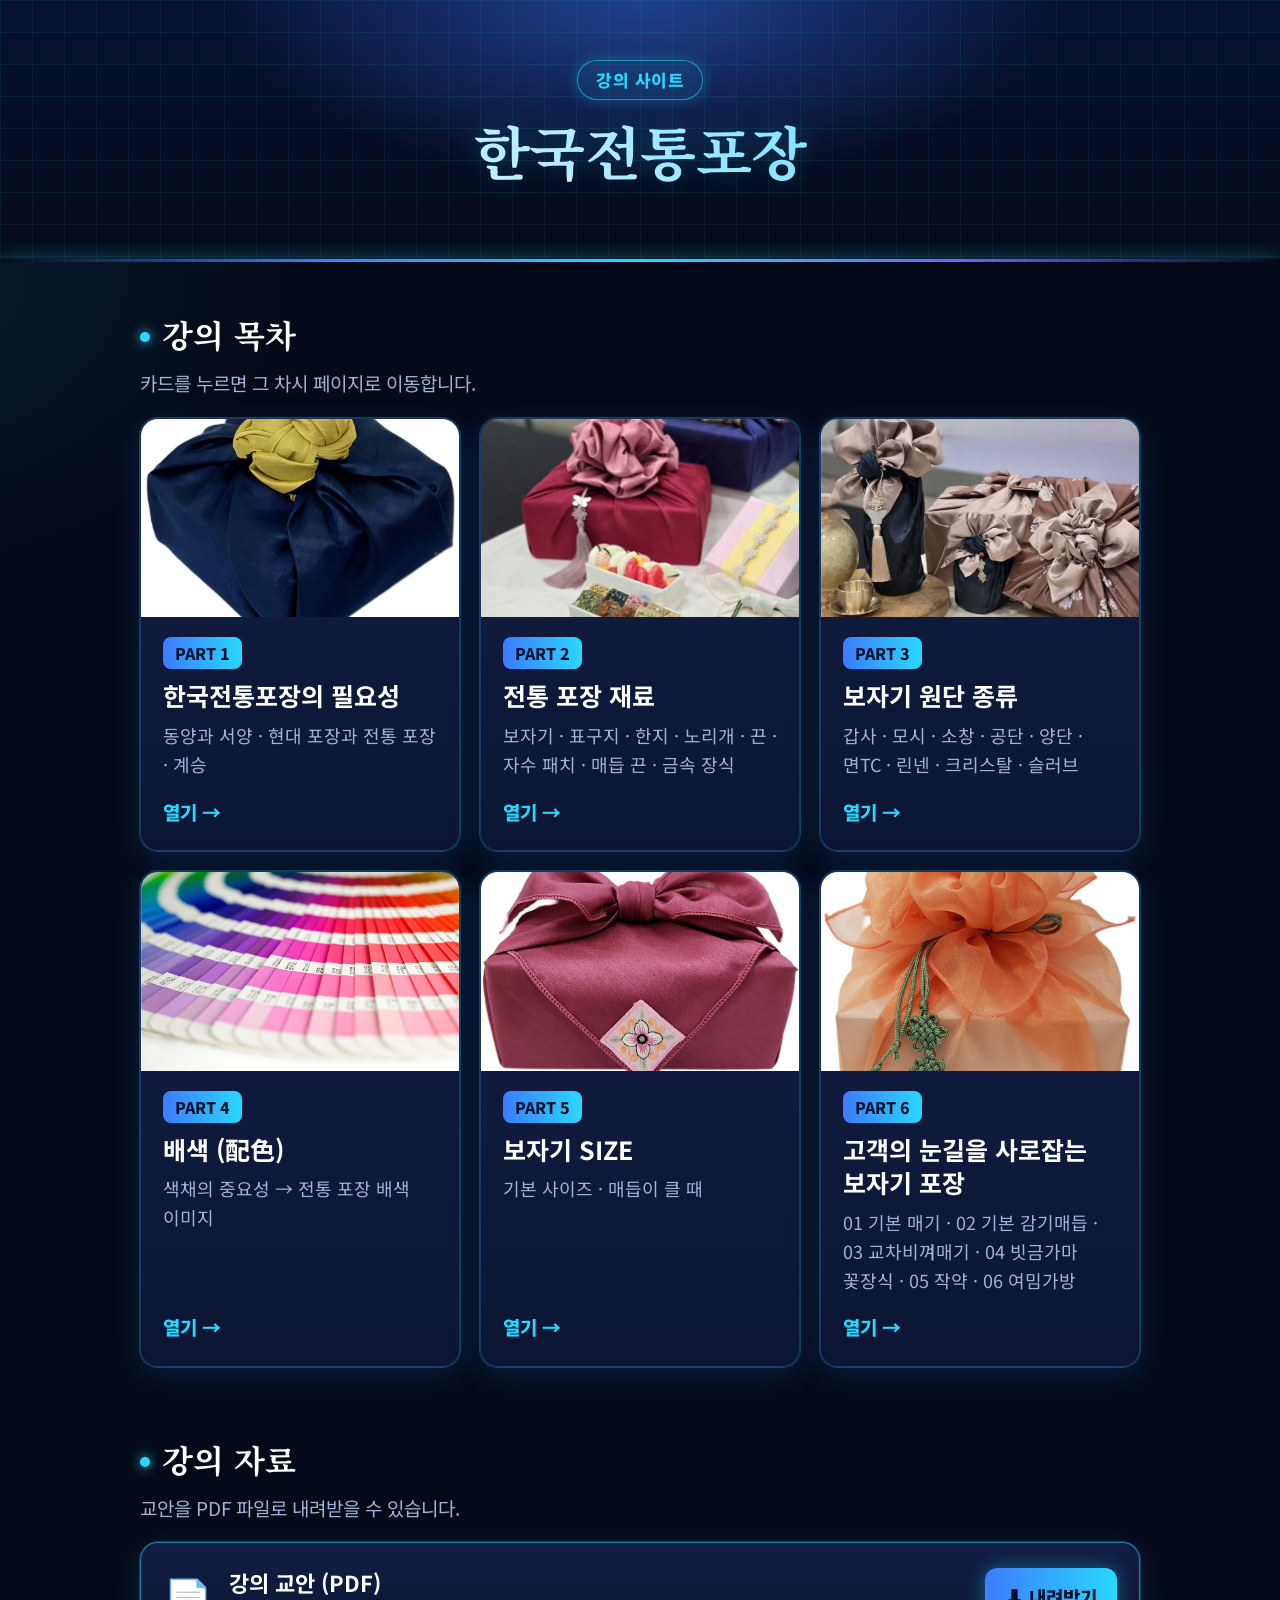
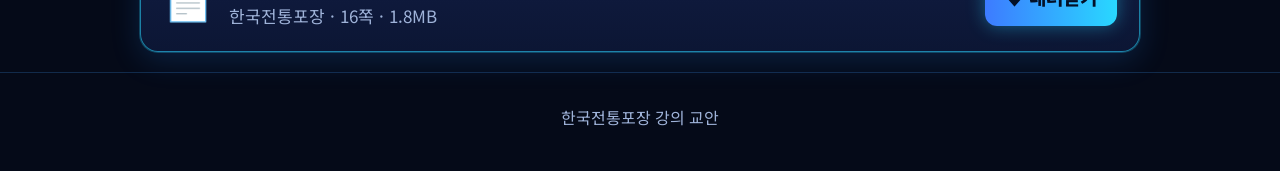
<file: index.html>
<!doctype html>
<html lang="ko">
<head>
  <meta charset="utf-8">
  <meta name="viewport" content="width=device-width, initial-scale=1">
  <title>한국전통포장</title>
  <link rel="preconnect" href="https://fonts.googleapis.com">
  <link rel="preconnect" href="https://fonts.gstatic.com" crossorigin>
  <link href="https://fonts.googleapis.com/css2?family=Noto+Sans+KR:wght@400;500;700;800&family=Noto+Serif+KR:wght@700&display=swap" rel="stylesheet">
  <link rel="stylesheet" href="assets/style.css">
</head>
<body>
  <header class="hero">
    <div class="hero__badge">강의 사이트</div>
    <h1>한국전통포장</h1>
  </header>

  <main class="wrap">
    <div class="section-head">
      <h2>강의 목차</h2>
      <p>카드를 누르면 그 차시 페이지로 이동합니다.</p>
    </div>
    <div class="cards" id="cards"></div>

    <div class="section-head">
      <h2>강의 자료</h2>
      <p>교안을 PDF 파일로 내려받을 수 있습니다.</p>
    </div>
    <a class="download" href="files/전통포장교안.pdf" download="전통포장교안.pdf">
      <span class="download__icon" aria-hidden="true">📄</span>
      <span class="download__text"><b>강의 교안 (PDF)</b><small>한국전통포장 · 16쪽 · 1.8MB</small></span>
      <span class="download__btn">⬇ 내려받기</span>
    </a>
  </main>

  <footer>한국전통포장 강의 교안</footer>

  <script src="assets/data.js"></script>
  <script>
    const c = window.COURSE;
    document.getElementById('cards').innerHTML = c.parts.map((p, i) => `
      <a class="card" href="session.html?n=${i + 1}">
        <div class="card__img"><img src="${c.covers[i]}" alt="" loading="lazy"></div>
        <div class="card__body">
          <span class="card__tag">${p.tag}</span>
          <h3>${p.title}</h3>
          <p class="card__sum">${p.summary}</p>
          <span class="card__go">열기 →</span>
        </div>
      </a>`).join('');
  </script>
</body>
</html>
</file>
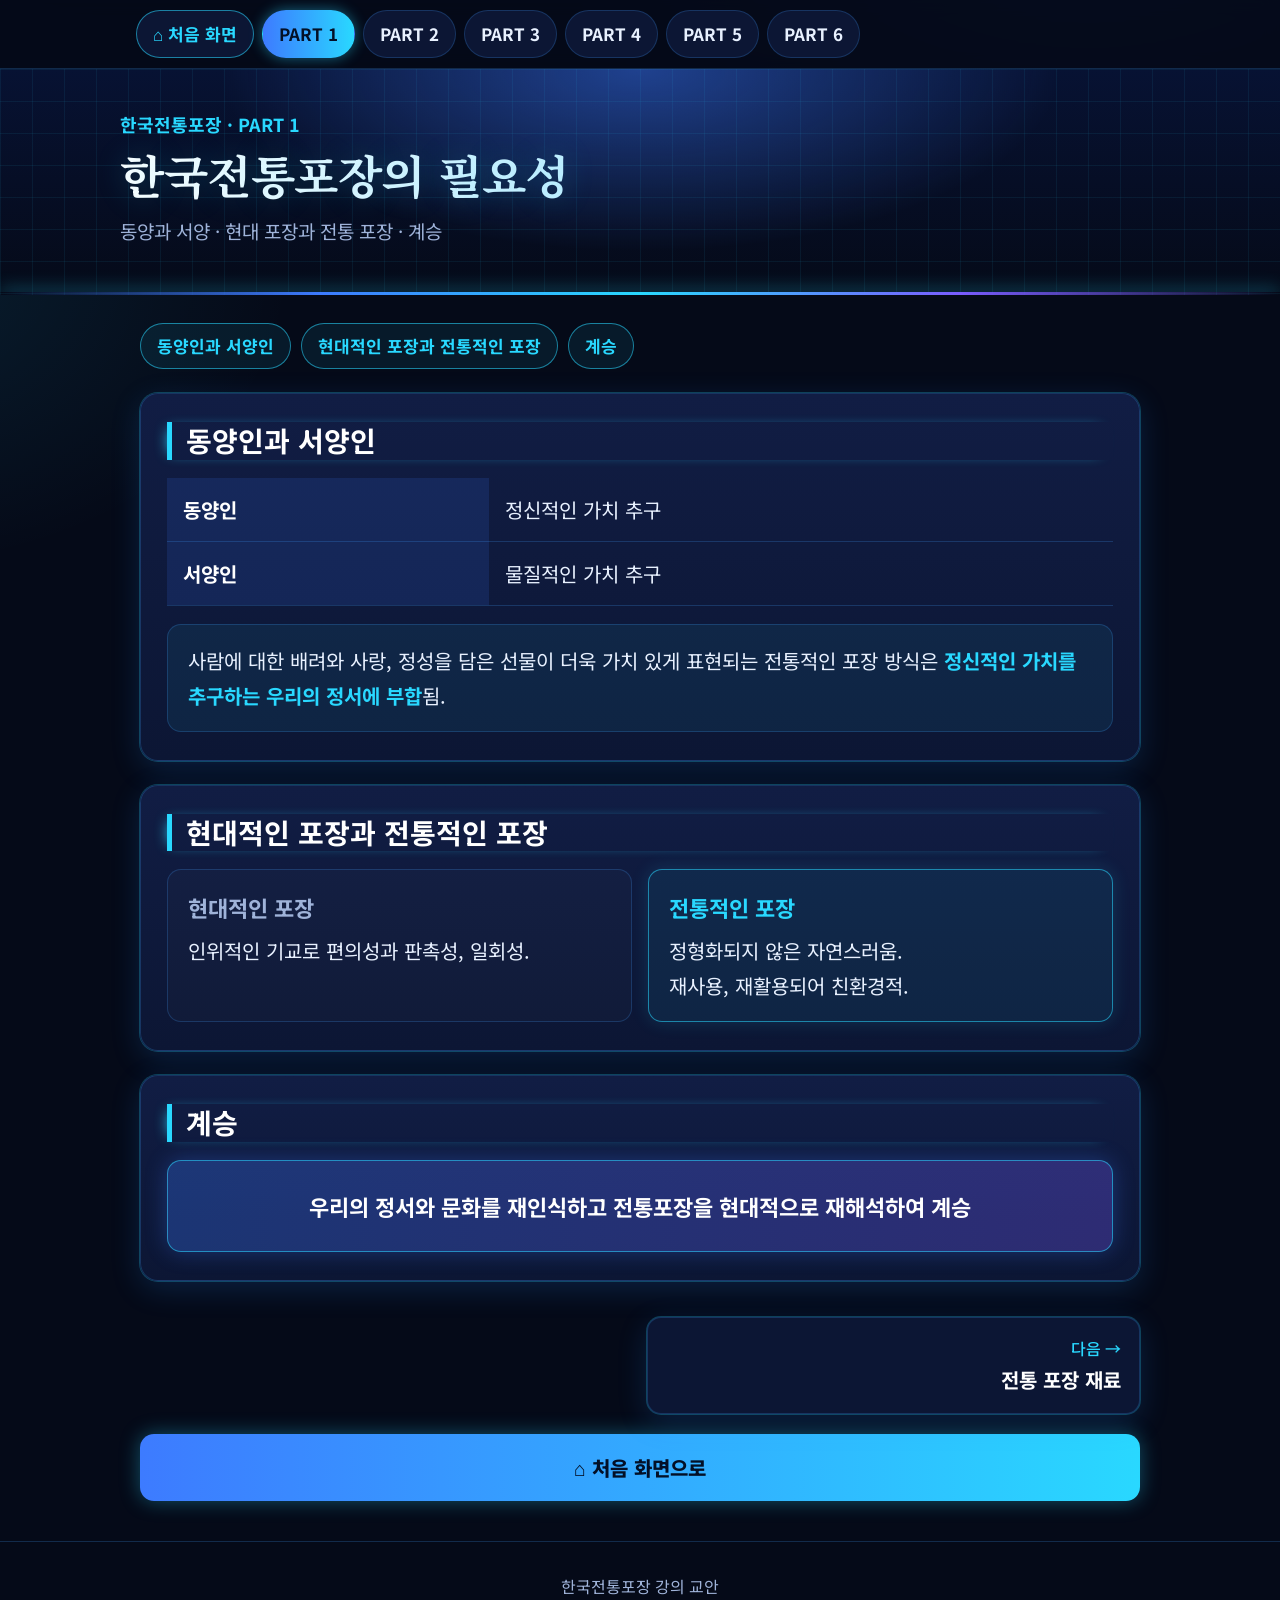
<file: session.html>
<!doctype html>
<html lang="ko">
<head>
  <meta charset="utf-8">
  <meta name="viewport" content="width=device-width, initial-scale=1">
  <title>한국전통포장</title>
  <link rel="preconnect" href="https://fonts.googleapis.com">
  <link rel="preconnect" href="https://fonts.gstatic.com" crossorigin>
  <link href="https://fonts.googleapis.com/css2?family=Noto+Sans+KR:wght@400;500;700;800&family=Noto+Serif+KR:wght@700&display=swap" rel="stylesheet">
  <link rel="stylesheet" href="assets/style.css">
</head>
<body>
  <nav class="topnav" aria-label="차시 이동"><div class="topnav__in" id="nav"></div></nav>
  <header class="hero hero--session" id="hero"></header>
  <main class="wrap" id="main"></main>
  <footer>한국전통포장 강의 교안</footer>

  <script src="assets/data.js"></script>
  <script>
    const c = window.COURSE;
    const total = c.parts.length;
    let n = parseInt(new URLSearchParams(location.search).get('n'), 10);
    if (!(n >= 1 && n <= total)) n = 1;
    const p = c.parts[n - 1];
    document.title = `${p.tag} · ${p.title}`;

    document.getElementById('nav').innerHTML =
      `<a class="home" href="index.html">⌂ 처음 화면</a>` +
      c.parts.map((x, i) => `<a href="session.html?n=${i + 1}"${i + 1 === n ? ' aria-current="page"' : ''}>${x.tag}</a>`).join('');
    const cur = document.querySelector('.topnav a[aria-current]');
    if (cur) cur.scrollIntoView({ inline: 'center', block: 'nearest' });

    document.getElementById('hero').innerHTML = `
      <div class="wrap" style="padding:0">
        <div class="crumb">${c.title} · ${p.tag}</div>
        <h1>${p.title}</h1>
        <p>${p.summary}</p>
      </div>`;

    const prev = n > 1 ? c.parts[n - 2] : null;
    const next = n < total ? c.parts[n] : null;
    document.getElementById('main').innerHTML = `
      ${p.sections.length > 1 ? `<div class="chips">${p.sections.map(s => `<a href="#${s.id}">${s.title}</a>`).join('')}</div>` : ''}
      ${p.sections.map(s => `<section class="block" id="${s.id}"><h2>${s.title}</h2>${s.html}</section>`).join('')}
      <div class="pager">
        ${prev ? `<a class="prev" href="session.html?n=${n - 1}"><small>← 이전</small>${prev.title}</a>` : ''}
        ${next ? `<a class="next" href="session.html?n=${n + 1}"><small>다음 →</small>${next.title}</a>` : ''}
      </div>
      <a class="home-btn" href="index.html">⌂ 처음 화면으로</a>`;
  </script>
</body>
</html>
</file>
<file: assets/style.css>
:root {
  --bg: #050a18;
  --bg-2: #0a1330;
  --card: #0c1634;
  --card-2: #111d44;
  --ink: #e8f1ff;
  --muted: #9fb3d9;
  --neon: #29d8ff;      /* 네온 시안 */
  --blue: #3d7bff;      /* 네온 파랑 */
  --violet: #7a5cff;    /* 보조 보라 */
  --line: rgba(64, 160, 255, .22);
  --line-strong: rgba(41, 216, 255, .55);
  --glow: 0 0 0 1px rgba(41,216,255,.25), 0 8px 30px rgba(41,140,255,.18);
  --glow-strong: 0 0 0 1px rgba(41,216,255,.6), 0 0 26px rgba(41,216,255,.35);
  --radius: 18px;
}
* { box-sizing: border-box; }
html { -webkit-text-size-adjust: 100%; }
body {
  margin: 0;
  background:
    radial-gradient(900px 500px at 85% -10%, rgba(61,123,255,.22), transparent 60%),
    radial-gradient(700px 500px at -10% 30%, rgba(41,216,255,.10), transparent 60%),
    var(--bg);
  background-attachment: fixed;
  color: var(--ink);
  font-family: "Noto Sans KR", "Apple SD Gothic Neo", "Malgun Gothic", sans-serif;
  font-size: 20px;
  line-height: 1.75;
  word-break: keep-all;
  overflow-wrap: break-word;
}
img { max-width: 100%; display: block; }
a { color: inherit; }
.wrap { max-width: 1040px; margin: 0 auto; padding: 0 20px; }

/* ---------- Hero ---------- */
.hero {
  background:
    linear-gradient(rgba(41,216,255,.07) 1px, transparent 1px) 0 0 / 32px 32px,
    linear-gradient(90deg, rgba(41,216,255,.07) 1px, transparent 1px) 0 0 / 32px 32px,
    radial-gradient(600px 260px at 50% 0%, rgba(61,123,255,.45), transparent 70%),
    linear-gradient(180deg, #071233, #050a18);
  color: #fff;
  text-align: center;
  padding: 60px 20px 66px;
  position: relative;
  overflow: hidden;
}
.hero::after {
  content: ""; position: absolute; left: 0; right: 0; bottom: 0; height: 3px;
  background: linear-gradient(90deg, transparent, var(--blue), var(--neon), var(--violet), transparent);
  box-shadow: 0 0 18px var(--neon);
}
.hero__badge {
  display: inline-block; color: var(--neon); border: 1px solid var(--line-strong);
  background: rgba(41,216,255,.08); box-shadow: 0 0 14px rgba(41,216,255,.3);
  font-weight: 800; font-size: 17px; padding: 4px 18px; border-radius: 99px; margin-bottom: 14px;
  letter-spacing: .5px;
}
.hero h1 {
  font-family: "Noto Serif KR", serif;
  font-size: clamp(36px, 8vw, 58px); line-height: 1.25; margin: 0 0 10px; letter-spacing: -0.5px;
  background: linear-gradient(90deg, #ffffff 0%, #bfeeff 45%, var(--neon) 100%);
  -webkit-background-clip: text; background-clip: text; color: transparent;
  text-shadow: 0 0 30px rgba(41,216,255,.25);
}
.hero p { margin: 0; font-size: 21px; color: var(--muted); }
.hero--session { text-align: left; padding: 40px 20px 48px; }
.hero--session .crumb { color: var(--neon); font-weight: 700; font-size: 18px; margin-bottom: 6px; }
.hero--session h1 { font-size: clamp(30px, 6.5vw, 46px); }
.hero--session p { font-size: 19px; }

/* ---------- Index ---------- */
.section-head { margin: 44px 0 18px; }
.section-head h2 { font-family: "Noto Serif KR", serif; font-size: 32px; margin: 0; color: #fff; }
.section-head h2::before { content: ""; display: inline-block; width: 10px; height: 10px; border-radius: 50%; background: var(--neon); box-shadow: 0 0 12px var(--neon); margin: 0 12px 6px 0; vertical-align: middle; }
.section-head p { margin: 4px 0 0; color: var(--muted); font-size: 19px; }
.cards { display: grid; grid-template-columns: repeat(auto-fill, minmax(300px, 1fr)); gap: 20px; padding-bottom: 20px; }
.card {
  display: flex; flex-direction: column; text-decoration: none;
  background: linear-gradient(180deg, var(--card-2), var(--card)); border-radius: var(--radius); overflow: hidden;
  box-shadow: var(--glow); border: 1px solid var(--line);
  transition: transform .15s ease, box-shadow .15s ease, border-color .15s ease;
}
.card:hover, .card:focus-visible { transform: translateY(-3px); box-shadow: var(--glow-strong); border-color: var(--line-strong); outline: none; }
.card__img { aspect-ratio: 16 / 10; background: #0a1330; overflow: hidden; }
.card__img img { width: 100%; height: 100%; object-fit: cover; }
.card__body { padding: 20px 22px 22px; display: flex; flex-direction: column; flex: 1; }
.card__tag {
  align-self: flex-start; background: linear-gradient(90deg, var(--blue), var(--neon)); color: #031027; font-weight: 800;
  font-size: 16px; padding: 2px 12px; border-radius: 8px; margin-bottom: 10px;
}
.card h3 { margin: 0 0 8px; font-size: 25px; line-height: 1.35; color: #fff; }
.card__sum { margin: 0 0 16px; color: var(--muted); font-size: 18px; line-height: 1.6; flex: 1; }
.card__go { font-weight: 800; color: var(--neon); font-size: 19px; }

.download {
  display: flex; align-items: center; gap: 16px; text-decoration: none;
  background: linear-gradient(180deg, var(--card-2), var(--card)); border: 1px solid var(--line-strong); border-radius: var(--radius);
  box-shadow: var(--glow); padding: 20px 22px; margin-bottom: 20px;
}
.download:hover, .download:focus-visible { box-shadow: var(--glow-strong); outline: none; }
.download__icon { font-size: 40px; line-height: 1; }
.download__text { flex: 1; display: flex; flex-direction: column; color: #fff; font-size: 22px; }
.download__text small { color: var(--muted); font-size: 17px; }
.download__btn {
  background: linear-gradient(90deg, var(--blue), var(--neon)); color: #031027; font-weight: 800; font-size: 19px;
  padding: 12px 20px; border-radius: 12px; white-space: nowrap; box-shadow: 0 0 18px rgba(41,216,255,.4);
}
@media (max-width: 640px) {
  .download { flex-wrap: wrap; }
  .download__btn { flex-basis: 100%; text-align: center; }
}

/* ---------- Top nav ---------- */
.topnav {
  position: sticky; top: 0; z-index: 10; background: rgba(5,10,24,.88);
  backdrop-filter: blur(8px); border-bottom: 1px solid var(--line);
}
.topnav__in { display: flex; gap: 8px; overflow-x: auto; padding: 10px 16px; max-width: 1040px; margin: 0 auto; scrollbar-width: none; }
.topnav__in::-webkit-scrollbar { display: none; }
.topnav a {
  flex: 0 0 auto; text-decoration: none; font-size: 17px; font-weight: 700;
  padding: 8px 16px; border-radius: 99px; color: var(--ink); background: var(--card); border: 1px solid var(--line);
}
.topnav a.home { color: var(--neon); border-color: var(--line-strong); }
.topnav a[aria-current="page"] { background: linear-gradient(90deg, var(--blue), var(--neon)); color: #031027; border-color: transparent; box-shadow: 0 0 14px rgba(41,216,255,.45); }

/* ---------- Session ---------- */
.chips { display: flex; flex-wrap: wrap; gap: 10px; margin: 28px 0 8px; }
.chips a {
  text-decoration: none; background: rgba(41,216,255,.08); color: var(--neon); border: 1px solid var(--line-strong);
  font-weight: 700; font-size: 17px; padding: 7px 16px; border-radius: 99px;
}
.block {
  background: linear-gradient(180deg, var(--card-2), var(--card)); border: 1px solid var(--line); border-radius: var(--radius);
  box-shadow: var(--glow); padding: 28px 26px; margin: 24px 0; scroll-margin-top: 80px;
}
.block h2 {
  margin: 0 0 18px; font-size: 28px; color: #fff; line-height: 1.35;
  padding-left: 14px; border-left: 5px solid var(--neon); box-shadow: -6px 0 14px -8px var(--neon);
}
.points { margin: 0; padding-left: 1.2em; }
.points li { margin: 8px 0; }
.points li::marker { color: var(--neon); }
strong { color: var(--neon); }

.tbl { width: 100%; border-collapse: collapse; margin-bottom: 18px; }
.tbl th, .tbl td { padding: 14px 16px; border-bottom: 1px solid var(--line); text-align: left; }
.tbl th { width: 34%; background: rgba(61,123,255,.14); color: #fff; white-space: nowrap; }
.callout { background: rgba(41,216,255,.07); border: 1px solid var(--line); border-radius: 14px; padding: 18px 20px; margin: 0; }
.callout--navy { background: linear-gradient(90deg, rgba(61,123,255,.3), rgba(122,92,255,.3)); border-color: var(--line-strong); color: #fff; font-size: 22px; font-weight: 700; text-align: center; padding: 26px 22px; box-shadow: 0 0 22px rgba(61,123,255,.3); }

.compare { display: grid; grid-template-columns: 1fr 1fr; gap: 16px; }
.cmp { border: 1px solid var(--line); border-radius: 14px; padding: 18px 20px; background: rgba(255,255,255,.02); }
.cmp h4 { margin: 0 0 6px; font-size: 22px; color: var(--muted); }
.cmp p { margin: 0; }
.cmp--accent { border-color: var(--line-strong); background: rgba(41,216,255,.07); box-shadow: 0 0 18px rgba(41,216,255,.15); }
.cmp--accent h4 { color: var(--neon); }

.defs { margin: 0; display: grid; gap: 12px; }
.defs > div { display: grid; grid-template-columns: 190px 1fr; gap: 16px; padding: 14px 0; border-bottom: 1px dashed var(--line); }
.defs > div:last-child { border-bottom: 0; }
.defs dt { font-weight: 800; color: var(--neon); font-size: 21px; }
.defs dd { margin: 0; }
.defs dd:empty { display: none; }

.fig { margin: 0 0 20px; border-radius: 14px; overflow: hidden; background: #0a1330; border: 1px solid var(--line); }
.fig img { width: 100%; max-height: 520px; object-fit: cover; }
.fig--white { background: #fff; }
.fig--white img { object-fit: contain; max-height: 460px; margin: 0 auto; width: auto; }
.fig--zoom img { object-fit: contain; max-height: none; background: #fff; }
.fig figcaption { font-size: 16px; color: var(--muted); text-align: center; padding: 8px; background: var(--card); }

.moods { display: flex; flex-wrap: wrap; gap: 10px; margin-bottom: 18px; }
.moods span { font-weight: 800; font-size: 21px; padding: 8px 20px; border-radius: 12px; color: #fff; border: 1px solid var(--line-strong); background: rgba(61,123,255,.25); }
.moods span:nth-child(2) { background: rgba(41,216,255,.18); }
.moods span:nth-child(3) { background: rgba(122,92,255,.28); }
.moods span:nth-child(4) { background: rgba(160,200,255,.12); }
.gallery { display: grid; grid-template-columns: repeat(auto-fill, minmax(200px, 1fr)); gap: 12px; }
.gallery img { width: 100%; aspect-ratio: 1; object-fit: cover; border-radius: 12px; border: 1px solid var(--line); }

.formula { display: grid; grid-template-columns: 200px 1fr; align-items: center; gap: 16px; border-radius: 14px; padding: 20px 22px; background: rgba(61,123,255,.12); border: 1px solid var(--line); margin-bottom: 14px; }
.formula__label { font-weight: 800; font-size: 22px; color: #fff; }
.formula__label small { display: block; font-weight: 500; font-size: 16px; color: var(--muted); }
.formula__body { font-size: 23px; }
.formula__body em { font-style: normal; font-weight: 800; color: #031027; background: var(--neon); padding: 2px 10px; border-radius: 8px; white-space: nowrap; box-shadow: 0 0 14px rgba(41,216,255,.5); }
.formula--accent { background: rgba(122,92,255,.14); border-color: var(--line-strong); }

.pager { display: grid; grid-template-columns: 1fr 1fr; gap: 14px; margin: 36px 0 20px; }
.pager a {
  text-decoration: none; background: var(--card); border: 1px solid var(--line); border-radius: 14px;
  padding: 16px 18px; font-weight: 700; color: #fff; box-shadow: var(--glow);
}
.pager a:hover { border-color: var(--line-strong); box-shadow: var(--glow-strong); }
.pager a small { display: block; color: var(--neon); font-weight: 500; font-size: 16px; }
.pager .next { text-align: right; grid-column: 2; }
.home-btn {
  display: block; text-align: center; text-decoration: none; margin: 0 0 40px;
  background: linear-gradient(90deg, var(--blue), var(--neon)); color: #031027; font-weight: 800; padding: 16px; border-radius: 14px;
  box-shadow: 0 0 20px rgba(41,216,255,.35);
}

footer { text-align: center; color: var(--muted); font-size: 16px; padding: 30px 20px 40px; border-top: 1px solid var(--line); }

/* ---------- Mobile ---------- */
@media (max-width: 640px) {
  body { font-size: 19px; }
  .wrap { padding: 0 16px; }
  .hero { padding: 44px 16px 52px; }
  .cards { grid-template-columns: 1fr; }
  .block { padding: 22px 18px; }
  .block h2 { font-size: 24px; }
  .compare { grid-template-columns: 1fr; }
  .defs > div { grid-template-columns: 1fr; gap: 4px; }
  .formula { grid-template-columns: 1fr; gap: 8px; }
  .formula__body { font-size: 21px; }
  .gallery { grid-template-columns: 1fr 1fr; }
  .tbl th { width: auto; }
}
</file>
